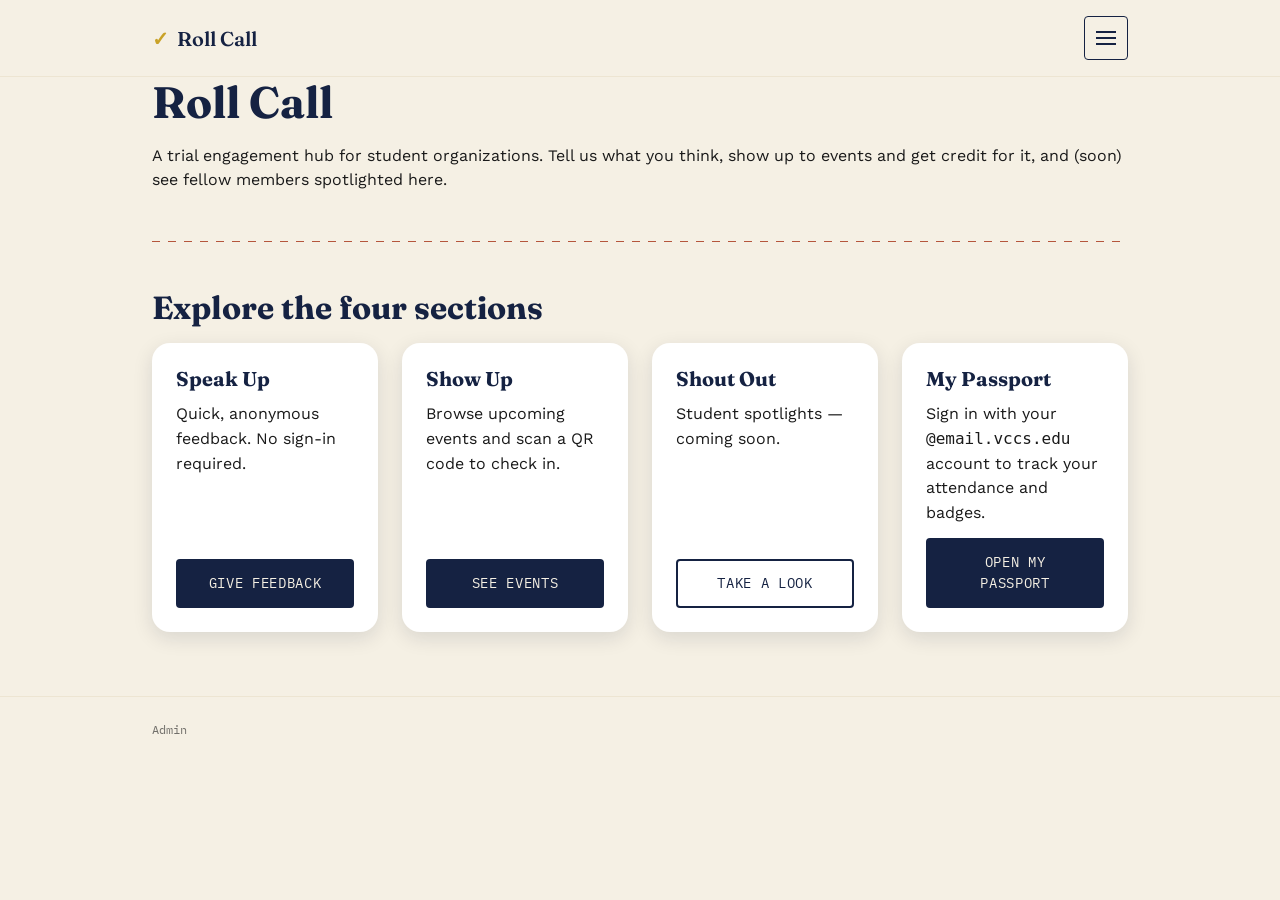
<file: index.html>
<!doctype html>
<html lang="en">
<head>
  <meta charset="utf-8" />
  <meta name="viewport" content="width=device-width, initial-scale=1" />
  <title>Roll Call — a campus engagement trial</title>
  <meta name="description" content="A trial engagement hub for student organizations: Speak Up, Show Up, Shout Out, and My Passport." />
  <link rel="icon" type="image/svg+xml" href="assets/img/favicon.svg" />
  <link rel="preconnect" href="https://fonts.googleapis.com" />
  <link rel="preconnect" href="https://fonts.gstatic.com" crossorigin />
  <link href="https://fonts.googleapis.com/css2?family=Fraunces:opsz,wght@9..144,400;9..144,600;9..144,700&family=Work+Sans:wght@400;500;600&family=IBM+Plex+Mono:wght@400;600&display=swap" rel="stylesheet" />
  <link rel="stylesheet" href="assets/css/tokens.css" />
  <link rel="stylesheet" href="assets/css/base.css" />
  <link rel="stylesheet" href="assets/css/components.css" />
</head>
<body>
  <a class="skip-link" href="#main">Skip to main content</a>

  <header class="site-header">
    <div class="container site-header__inner">
      <a class="site-header__brand" href="/">
        <span class="site-header__mark" aria-hidden="true">&#x2713;</span>
        Roll Call
      </a>
      <button type="button" class="nav-toggle" id="nav-toggle" aria-expanded="false" aria-controls="site-drawer">
        <span class="visually-hidden">Open menu</span>
        <span class="nav-toggle__bars" aria-hidden="true"></span>
      </button>
    </div>
  </header>

  <div class="nav-drawer-backdrop" id="nav-drawer-backdrop"></div>
  <nav class="nav-drawer" id="site-drawer" aria-label="Main navigation" aria-hidden="true" inert>
    <button type="button" class="nav-drawer__close" id="nav-drawer-close">Close menu</button>
    <ul>
      <li><a href="/">Hub Home</a></li>
      <li><a href="/speak-up/">Speak Up</a></li>
      <li><a href="/show-up/">Show Up</a></li>
      <li><a href="/shout-out/">Shout Out</a></li>
      <li><a href="/my-passport/">My Passport</a></li>
    </ul>
  </nav>

  <main id="main" class="container">
    <h1>Roll Call</h1>
    <p>
      A trial engagement hub for student organizations. Tell us what you
      think, show up to events and get credit for it, and (soon) see
      fellow members spotlighted here.
    </p>

    <hr class="ticket-divider" aria-hidden="true" />

    <h2>Explore the four sections</h2>
    <div class="card-grid">
      <article class="card">
        <h3>Speak Up</h3>
        <p>Quick, anonymous feedback. No sign-in required.</p>
        <a class="btn" href="/speak-up/">Give feedback</a>
      </article>

      <article class="card">
        <h3>Show Up</h3>
        <p>Browse upcoming events and scan a QR code to check in.</p>
        <a class="btn" href="/show-up/">See events</a>
      </article>

      <article class="card">
        <h3>Shout Out</h3>
        <p>Student spotlights — coming soon.</p>
        <a class="btn btn--outline" href="/shout-out/">Take a look</a>
      </article>

      <article class="card">
        <h3>My Passport</h3>
        <p>Sign in with your <code>@email.vccs.edu</code> account to track your attendance and badges.</p>
        <a class="btn" href="/my-passport/">Open my passport</a>
      </article>
    </div>
  </main>

  <footer class="site-footer">
    <div class="container">
      <a href="/admin/">Admin</a>
    </div>
  </footer>

  <script src="assets/js/nav.js" defer></script>
</body>
</html>
</file>
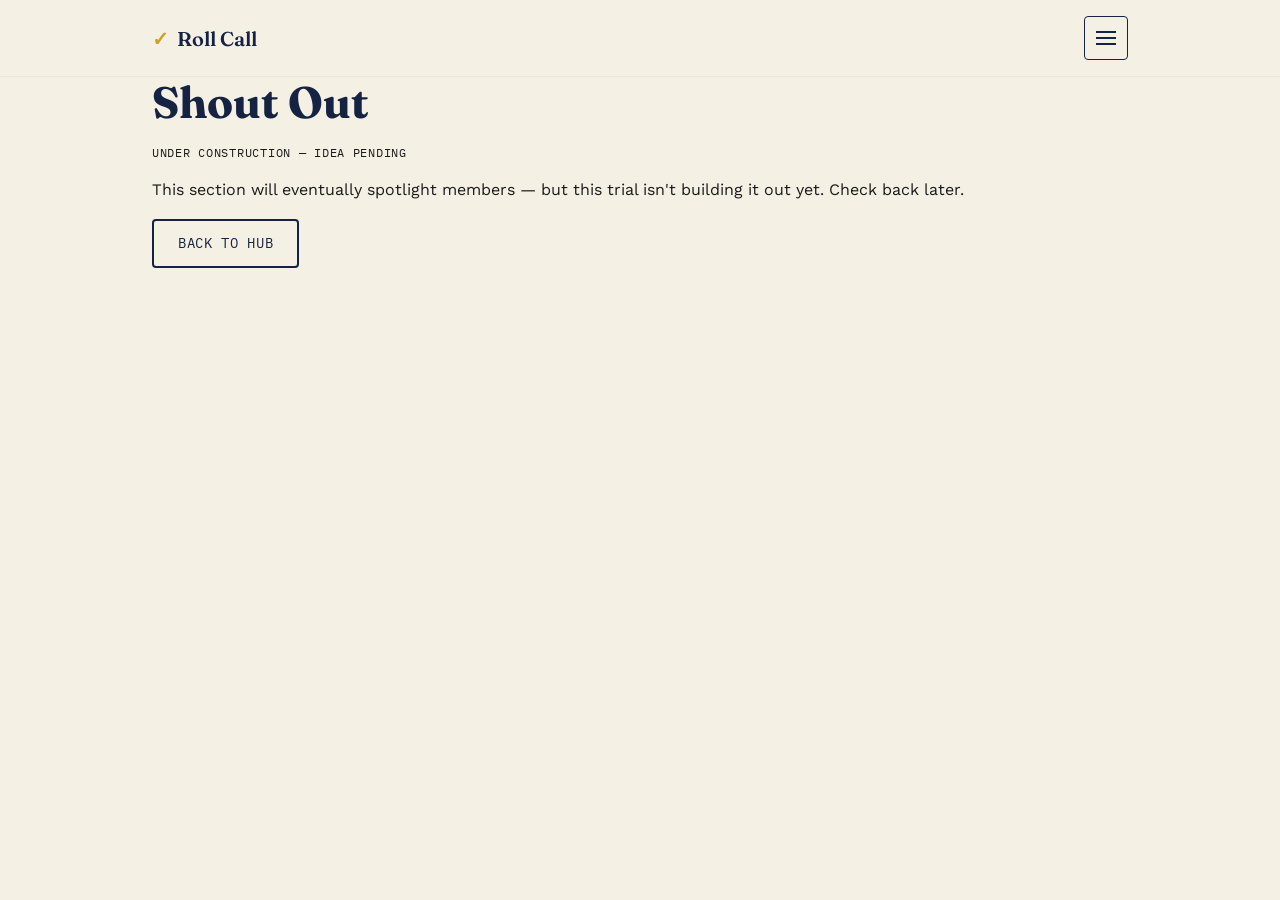
<file: shout-out/index.html>
<!doctype html>
<html lang="en">
<head>
  <meta charset="utf-8" />
  <meta name="viewport" content="width=device-width, initial-scale=1" />
  <title>Shout Out — Roll Call</title>
  <meta name="description" content="Student spotlights — coming soon." />
  <link rel="icon" type="image/svg+xml" href="../assets/img/favicon.svg" />
  <link rel="preconnect" href="https://fonts.googleapis.com" />
  <link rel="preconnect" href="https://fonts.gstatic.com" crossorigin />
  <link href="https://fonts.googleapis.com/css2?family=Fraunces:opsz,wght@9..144,400;9..144,600;9..144,700&family=Work+Sans:wght@400;500;600&family=IBM+Plex+Mono:wght@400;600&display=swap" rel="stylesheet" />
  <link rel="stylesheet" href="../assets/css/tokens.css" />
  <link rel="stylesheet" href="../assets/css/base.css" />
  <link rel="stylesheet" href="../assets/css/components.css" />
</head>
<body>
  <a class="skip-link" href="#main">Skip to main content</a>

  <header class="site-header">
    <div class="container site-header__inner">
      <a class="site-header__brand" href="/">
        <span class="site-header__mark" aria-hidden="true">&#x2713;</span>
        Roll Call
      </a>
      <button type="button" class="nav-toggle" id="nav-toggle" aria-expanded="false" aria-controls="site-drawer">
        <span class="visually-hidden">Open menu</span>
        <span class="nav-toggle__bars" aria-hidden="true"></span>
      </button>
    </div>
  </header>

  <div class="nav-drawer-backdrop" id="nav-drawer-backdrop"></div>
  <nav class="nav-drawer" id="site-drawer" aria-label="Main navigation" aria-hidden="true" inert>
    <button type="button" class="nav-drawer__close" id="nav-drawer-close">Close menu</button>
    <ul>
      <li><a href="/">Hub Home</a></li>
      <li><a href="/speak-up/">Speak Up</a></li>
      <li><a href="/show-up/">Show Up</a></li>
      <li><a href="/shout-out/">Shout Out</a></li>
      <li><a href="/my-passport/">My Passport</a></li>
    </ul>
  </nav>

  <main id="main" class="container">
    <h1>Shout Out</h1>
    <p class="tag">Under Construction &mdash; Idea Pending</p>
    <p>
      This section will eventually spotlight members — but this trial
      isn't building it out yet. Check back later.
    </p>
    <a class="btn btn--outline" href="/">Back to hub</a>
  </main>

  <script src="../assets/js/nav.js" defer></script>
</body>
</html>
</file>
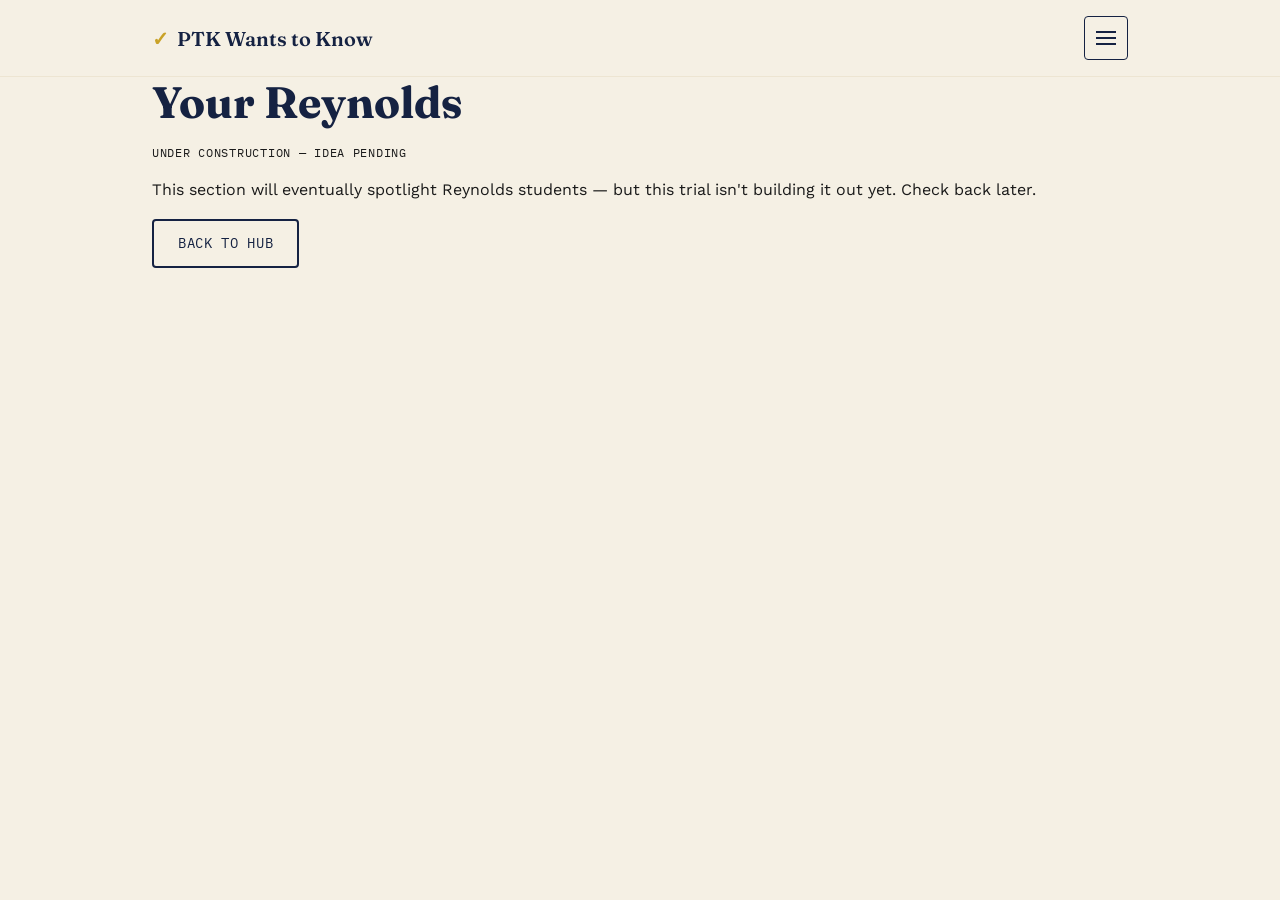
<file: your-reynolds/index.html>
<!doctype html>
<html lang="en">
<head>
  <meta charset="utf-8" />
  <meta name="viewport" content="width=device-width, initial-scale=1" />
  <title>Your Reynolds — PTK Wants to Know</title>
  <meta name="description" content="Student spotlights for Alpha Iota Beta — coming soon." />
  <link rel="icon" type="image/svg+xml" href="../assets/img/favicon.svg" />
  <link rel="preconnect" href="https://fonts.googleapis.com" />
  <link rel="preconnect" href="https://fonts.gstatic.com" crossorigin />
  <link href="https://fonts.googleapis.com/css2?family=Fraunces:opsz,wght@9..144,400;9..144,600;9..144,700&family=Work+Sans:wght@400;500;600&family=IBM+Plex+Mono:wght@400;600&display=swap" rel="stylesheet" />
  <link rel="stylesheet" href="../assets/css/tokens.css" />
  <link rel="stylesheet" href="../assets/css/base.css" />
  <link rel="stylesheet" href="../assets/css/components.css" />
</head>
<body>
  <a class="skip-link" href="#main">Skip to main content</a>

  <header class="site-header">
    <div class="container site-header__inner">
      <a class="site-header__brand" href="/">
        <span class="site-header__mark" aria-hidden="true">&#x2713;</span>
        PTK Wants to Know
      </a>
      <button type="button" class="nav-toggle" id="nav-toggle" aria-expanded="false" aria-controls="site-drawer">
        <span class="visually-hidden">Open menu</span>
        <span class="nav-toggle__bars" aria-hidden="true"></span>
      </button>
    </div>
  </header>

  <div class="nav-drawer-backdrop" id="nav-drawer-backdrop"></div>
  <nav class="nav-drawer" id="site-drawer" aria-label="Main navigation" aria-hidden="true" inert>
    <button type="button" class="nav-drawer__close" id="nav-drawer-close">Close menu</button>
    <ul>
      <li><a href="/">Hub Home</a></li>
      <li><a href="/speak-up/">Speak Up</a></li>
      <li><a href="/show-up/">Show Up</a></li>
      <li><a href="/your-reynolds/">Your Reynolds</a></li>
      <li><a href="/my-passport/">My Passport</a></li>
    </ul>
  </nav>

  <main id="main" class="container">
    <h1>Your Reynolds</h1>
    <p class="tag">Under Construction &mdash; Idea Pending</p>
    <p>
      This section will eventually spotlight Reynolds students — but this
      trial isn't building it out yet. Check back later.
    </p>
    <a class="btn btn--outline" href="/">Back to hub</a>
  </main>

  <script src="../assets/js/nav.js" defer></script>
</body>
</html>
</file>
<file: assets/css/tokens.css>
/* Design tokens for Roll Call — a campus engagement trial site.
   Swap values here (not in component CSS) when the real brand kit lands. */
:root {
  /* Palette */
  --color-navy: #152242;
  --color-navy-deep: #0d1730;
  --color-gold: #C9A227;
  --color-gold-light: #E6C863;
  --color-terracotta: #B5563C;
  --color-cream: #F5F0E4;
  --color-cream-dim: #EDE5D2;
  --color-ink: #1A1A1A;

  /* Semantic aliases */
  --color-bg: var(--color-cream);
  --color-bg-alt: var(--color-cream-dim);
  --color-surface: #FFFFFF;
  --color-text: var(--color-ink);
  --color-text-inverse: var(--color-cream);
  --color-accent: var(--color-gold);
  --color-accent-strong: var(--color-terracotta);
  /* Darkened terracotta for body-size text links — plain terracotta is
     only 4.23:1 on cream (fails WCAG AA 4.5:1 for normal text); this hits
     5.37:1. Keep --color-terracotta as-is for large text/decorative use. */
  --color-link: #9C4A33;
  --color-brand: var(--color-navy);
  --color-brand-deep: var(--color-navy-deep);
  --color-focus-ring: var(--color-gold-light);

  /* Type */
  --font-display: "Fraunces", Georgia, serif;
  --font-body: "Work Sans", system-ui, sans-serif;
  --font-mono: "IBM Plex Mono", ui-monospace, monospace;

  /* Spacing scale */
  --space-1: 0.25rem;
  --space-2: 0.5rem;
  --space-3: 0.75rem;
  --space-4: 1rem;
  --space-5: 1.5rem;
  --space-6: 2rem;
  --space-7: 3rem;
  --space-8: 4rem;

  /* Radii / misc */
  --radius-sm: 4px;
  --radius-md: 10px;
  --radius-lg: 18px;
  --shadow-card: 0 6px 20px rgba(13, 23, 48, 0.12);
  --nav-drawer-width: min(20rem, 85vw);
}
</file>
<file: assets/css/base.css>
/* Reset, typography, and layout primitives shared across every page. */

*,
*::before,
*::after {
  box-sizing: border-box;
}

/* The [hidden] attribute loses to any author rule that sets `display`
   (e.g. .card's flex, .card-grid's grid) at equal specificity, since
   author styles beat the browser's built-in [hidden] behavior — an
   element with both `class="card"` and `hidden` stays visible otherwise.
   This makes `hidden` win unconditionally, everywhere. */
[hidden] {
  display: none !important;
}

html {
  -webkit-text-size-adjust: 100%;
}

body {
  margin: 0;
  min-height: 100vh;
  background: var(--color-bg);
  color: var(--color-text);
  font-family: var(--font-body);
  line-height: 1.55;
  font-size: 1rem;
}

h1, h2, h3, h4 {
  font-family: var(--font-display);
  line-height: 1.15;
  margin: 0 0 var(--space-4);
  color: var(--color-brand);
}

h1 { font-size: clamp(1.9rem, 4vw, 2.75rem); }
h2 { font-size: clamp(1.5rem, 3vw, 2rem); }
h3 { font-size: 1.25rem; }

p { margin: 0 0 var(--space-4); }

a {
  color: var(--color-link);
}

img {
  max-width: 100%;
  display: block;
}

label, .label, .tag {
  font-family: var(--font-mono);
  text-transform: uppercase;
  letter-spacing: 0.06em;
  font-size: 0.75rem;
}

button, input, textarea, select {
  font-family: inherit;
  font-size: 1rem;
}

/* Visible only to keyboard/assistive-tech users until focused */
.skip-link {
  position: absolute;
  left: -9999px;
  top: 0;
  z-index: 1000;
  background: var(--color-brand-deep);
  color: var(--color-text-inverse);
  padding: var(--space-3) var(--space-4);
  border-radius: var(--radius-sm);
}

.skip-link:focus {
  left: var(--space-3);
  top: var(--space-3);
}

.visually-hidden {
  position: absolute;
  width: 1px;
  height: 1px;
  padding: 0;
  margin: -1px;
  overflow: hidden;
  clip: rect(0, 0, 0, 0);
  white-space: nowrap;
  border: 0;
}

:focus-visible {
  outline: 3px solid var(--color-focus-ring);
  outline-offset: 2px;
}

.container {
  width: 100%;
  max-width: 64rem;
  margin: 0 auto;
  padding: 0 var(--space-5);
}

main {
  padding-block: var(--space-7);
}

@media (max-width: 30em) {
  main { padding-block: var(--space-6); }
  .container { padding: 0 var(--space-4); }
}
</file>
<file: assets/css/components.css>
/* Shared components: header/nav drawer, buttons, cards, ticket divider,
   form fields. Reused across every page. */

/* --- Footer --- */
.site-footer {
  margin-top: var(--space-8);
  padding: var(--space-5) 0;
  border-top: 1px solid var(--color-bg-alt);
  font-family: var(--font-mono);
  font-size: 0.75rem;
}

.site-footer a {
  color: var(--color-text);
  opacity: 0.6;
  text-decoration: none;
}

.site-footer a:hover,
.site-footer a:focus-visible {
  opacity: 1;
}

/* --- Header + hamburger drawer nav --- */
.site-header {
  position: sticky;
  top: 0;
  background: var(--color-bg);
  border-bottom: 1px solid var(--color-bg-alt);
  z-index: 500;
}

.site-header__inner {
  display: flex;
  align-items: center;
  justify-content: space-between;
  padding-block: var(--space-4);
}

.site-header__brand {
  font-family: var(--font-display);
  font-size: 1.25rem;
  font-weight: 600;
  text-decoration: none;
  color: var(--color-brand);
  display: flex;
  align-items: center;
  gap: var(--space-2);
}

.site-header__mark {
  color: var(--color-gold);
}

.nav-toggle {
  width: 2.75rem;
  height: 2.75rem;
  display: grid;
  place-items: center;
  background: transparent;
  border: 1px solid var(--color-brand);
  border-radius: var(--radius-sm);
  cursor: pointer;
  position: relative;
  flex-shrink: 0;
}

.nav-toggle__bars,
.nav-toggle__bars::before,
.nav-toggle__bars::after {
  content: "";
  display: block;
  width: 1.25rem;
  height: 2px;
  background: var(--color-brand);
  position: absolute;
}

.nav-toggle__bars::before { transform: translateY(-6px); }
.nav-toggle__bars::after { transform: translateY(6px); }

.nav-drawer-backdrop {
  position: fixed;
  inset: 0;
  background: rgba(13, 23, 48, 0.55);
  opacity: 0;
  pointer-events: none;
  transition: opacity 0.25s ease;
  z-index: 900;
}

.nav-drawer-backdrop.is-open {
  opacity: 1;
  pointer-events: auto;
}

.nav-drawer {
  position: fixed;
  inset-block: 0;
  left: 0;
  width: var(--nav-drawer-width);
  background: var(--color-brand-deep);
  color: var(--color-text-inverse);
  transform: translateX(-100%);
  transition: transform 0.25s ease;
  z-index: 1000;
  padding: var(--space-7) var(--space-5) var(--space-5);
  overflow-y: auto;
}

.nav-drawer.is-open {
  transform: translateX(0);
}

.nav-drawer ul {
  list-style: none;
  padding: 0;
  margin: 0;
  display: flex;
  flex-direction: column;
  gap: var(--space-5);
}

.nav-drawer a {
  color: var(--color-text-inverse);
  font-family: var(--font-display);
  font-size: 1.15rem;
  text-decoration: none;
}

.nav-drawer a:hover,
.nav-drawer a:focus-visible {
  color: var(--color-gold-light);
}

.nav-drawer__close {
  background: transparent;
  border: 1px solid var(--color-text-inverse);
  color: var(--color-text-inverse);
  border-radius: var(--radius-sm);
  padding: var(--space-2) var(--space-3);
  margin-bottom: var(--space-6);
  cursor: pointer;
  font-family: var(--font-mono);
  font-size: 0.8rem;
}

/* --- Buttons --- */
.btn {
  display: inline-block;
  padding: var(--space-3) var(--space-5);
  border-radius: var(--radius-sm);
  border: 2px solid var(--color-brand);
  background: var(--color-brand);
  color: var(--color-text-inverse);
  font-family: var(--font-mono);
  text-transform: uppercase;
  letter-spacing: 0.05em;
  font-size: 0.85rem;
  text-decoration: none;
  cursor: pointer;
  text-align: center;
}

.btn:hover,
.btn:focus-visible {
  background: var(--color-brand-deep);
  border-color: var(--color-brand-deep);
}

.btn--outline {
  background: transparent;
  color: var(--color-brand);
}

.btn--outline:hover,
.btn--outline:focus-visible {
  background: var(--color-brand);
  color: var(--color-text-inverse);
}

/* --- Cards --- */
.card-grid {
  display: grid;
  gap: var(--space-5);
  grid-template-columns: repeat(auto-fit, minmax(14rem, 1fr));
}

.card {
  background: var(--color-surface);
  border-radius: var(--radius-lg);
  box-shadow: var(--shadow-card);
  padding: var(--space-5);
  display: flex;
  flex-direction: column;
  gap: var(--space-3);
}

.card h3 {
  margin: 0;
}

.card p {
  margin: 0;
  flex-grow: 1;
}

/* --- Perforated ticket divider --- */
.ticket-divider {
  border: none;
  height: 1px;
  background-image: repeating-linear-gradient(
    to right,
    var(--color-terracotta) 0 8px,
    transparent 8px 16px
  );
  margin: var(--space-7) 0;
}

/* --- Form fields (shared by Speak Up + any future forms) --- */
.field {
  display: flex;
  flex-direction: column;
  gap: var(--space-2);
  margin-bottom: var(--space-4);
}

.field input,
.field textarea,
.field select {
  width: 100%;
  padding: var(--space-3);
  border: 1px solid var(--color-brand);
  border-radius: var(--radius-sm);
  background: var(--color-surface);
  color: var(--color-text);
  font-family: var(--font-body);
}

.field textarea {
  resize: vertical;
  min-height: 6rem;
}

.qr-wrap svg {
  width: 100%;
  max-width: 11rem;
  height: auto;
  display: block;
  margin: 0 auto;
}

.passport-total-count {
  font-family: var(--font-display);
  font-size: 3rem;
  font-weight: 600;
  color: var(--color-accent-strong);
  margin: 0;
}

.milestone-card--locked {
  opacity: 0.55;
}

.form-error {
  background: #f6dede;
  color: #6b1a1a;
  border-radius: var(--radius-sm);
  padding: var(--space-3) var(--space-4);
  margin-bottom: var(--space-4);
}

@media (max-width: 30em) {
  .nav-drawer {
    width: min(var(--nav-drawer-width), 100vw);
  }

  .site-header__brand {
    font-size: 1.05rem;
  }
}

@media (max-width: 22em) {
  .site-header__brand {
    font-size: 0.95rem;
  }
}

/* --- Admin: event action row + printable QR view --- */
.admin-event-actions {
  display: flex;
  flex-wrap: wrap;
  gap: var(--space-2);
}

.admin-qr-print-inner {
  text-align: center;
  padding-top: var(--space-4);
}

.admin-qr-print-inner .qr-wrap svg,
.admin-qr-print .qr-wrap svg {
  max-width: 14rem;
}

/* --- Admin: user directory --- */
.admin-user-card__header {
  display: flex;
  justify-content: space-between;
  align-items: flex-start;
  gap: var(--space-3);
  flex-wrap: wrap;
}

.admin-user-name {
  margin-bottom: var(--space-1);
}

.admin-user-edit {
  margin: var(--space-3) 0;
}

.admin-attendance-list {
  list-style: none;
  padding: 0;
  margin: var(--space-3) 0 0;
  display: flex;
  flex-direction: column;
  gap: var(--space-2);
}

.admin-attendance-list li {
  display: flex;
  justify-content: space-between;
  align-items: center;
  gap: var(--space-3);
  font-family: var(--font-mono);
  font-size: 0.8rem;
  flex-wrap: wrap;
}

/* --- Admin: metrics dashboard --- */
.filter-bar {
  display: flex;
  flex-wrap: wrap;
  gap: var(--space-4);
  align-items: flex-end;
  background: var(--color-bg-alt);
  border-radius: var(--radius-md);
  padding: var(--space-4);
  margin-bottom: var(--space-5);
}

.filter-bar .field {
  margin-bottom: 0;
  min-width: 10rem;
}

.stat-tile-grid {
  display: grid;
  gap: var(--space-4);
  grid-template-columns: repeat(auto-fit, minmax(10rem, 1fr));
  margin-bottom: var(--space-6);
}

.stat-tile {
  background: var(--color-surface);
  border-radius: var(--radius-md);
  padding: var(--space-4);
  box-shadow: var(--shadow-card);
}

.stat-tile__label {
  font-family: var(--font-mono);
  text-transform: uppercase;
  font-size: 0.7rem;
  letter-spacing: 0.05em;
  opacity: 0.7;
  margin: 0 0 var(--space-2);
}

.stat-tile__value {
  font-family: var(--font-display);
  font-size: 2rem;
  font-weight: 600;
  color: var(--color-brand);
  margin: 0;
}

.stat-tile__sublabel {
  font-size: 0.8rem;
  opacity: 0.8;
  margin: var(--space-1) 0 0;
}

.chart-container {
  background: var(--color-surface);
  border-radius: var(--radius-md);
  box-shadow: var(--shadow-card);
  padding: var(--space-4);
  margin-bottom: var(--space-5);
}

.mini-chart {
  width: 100%;
  height: auto;
}

.mini-chart__axis-label {
  font-size: 9px;
  fill: #898781;
  font-family: var(--font-mono);
}

.mini-chart__value-label {
  font-size: 10px;
  fill: var(--color-text);
  font-family: var(--font-mono);
  font-weight: 600;
}

.chart-tooltip {
  position: fixed;
  z-index: 2000;
  background: var(--color-brand-deep);
  color: var(--color-text-inverse);
  padding: var(--space-2) var(--space-3);
  border-radius: var(--radius-sm);
  font-size: 0.75rem;
  font-family: var(--font-mono);
  pointer-events: none;
  box-shadow: var(--shadow-card);
  max-width: 16rem;
}

.chart-legend {
  list-style: none;
  display: flex;
  flex-wrap: wrap;
  gap: var(--space-3);
  padding: 0;
  margin: 0 0 var(--space-3);
  font-size: 0.8rem;
}

.chart-legend li {
  display: flex;
  align-items: center;
  gap: var(--space-2);
}

.chart-legend__swatch {
  width: 0.75rem;
  height: 0.75rem;
  border-radius: 2px;
  display: inline-block;
}

.admin-table {
  width: 100%;
  border-collapse: collapse;
  font-size: 0.85rem;
}

.admin-table th,
.admin-table td {
  text-align: left;
  padding: var(--space-2) var(--space-3);
  border-bottom: 1px solid var(--color-bg-alt);
}

.admin-table th {
  font-family: var(--font-mono);
  text-transform: uppercase;
  font-size: 0.7rem;
  letter-spacing: 0.05em;
}

@media print {
  body * {
    visibility: hidden;
  }

  .admin-qr-print-inner,
  .admin-qr-print-inner * {
    visibility: visible;
  }

  .admin-qr-print-inner {
    position: fixed;
    top: 0;
    left: 0;
    width: 100%;
  }

  .admin-qr-print-inner button {
    display: none;
  }
}
</file>
